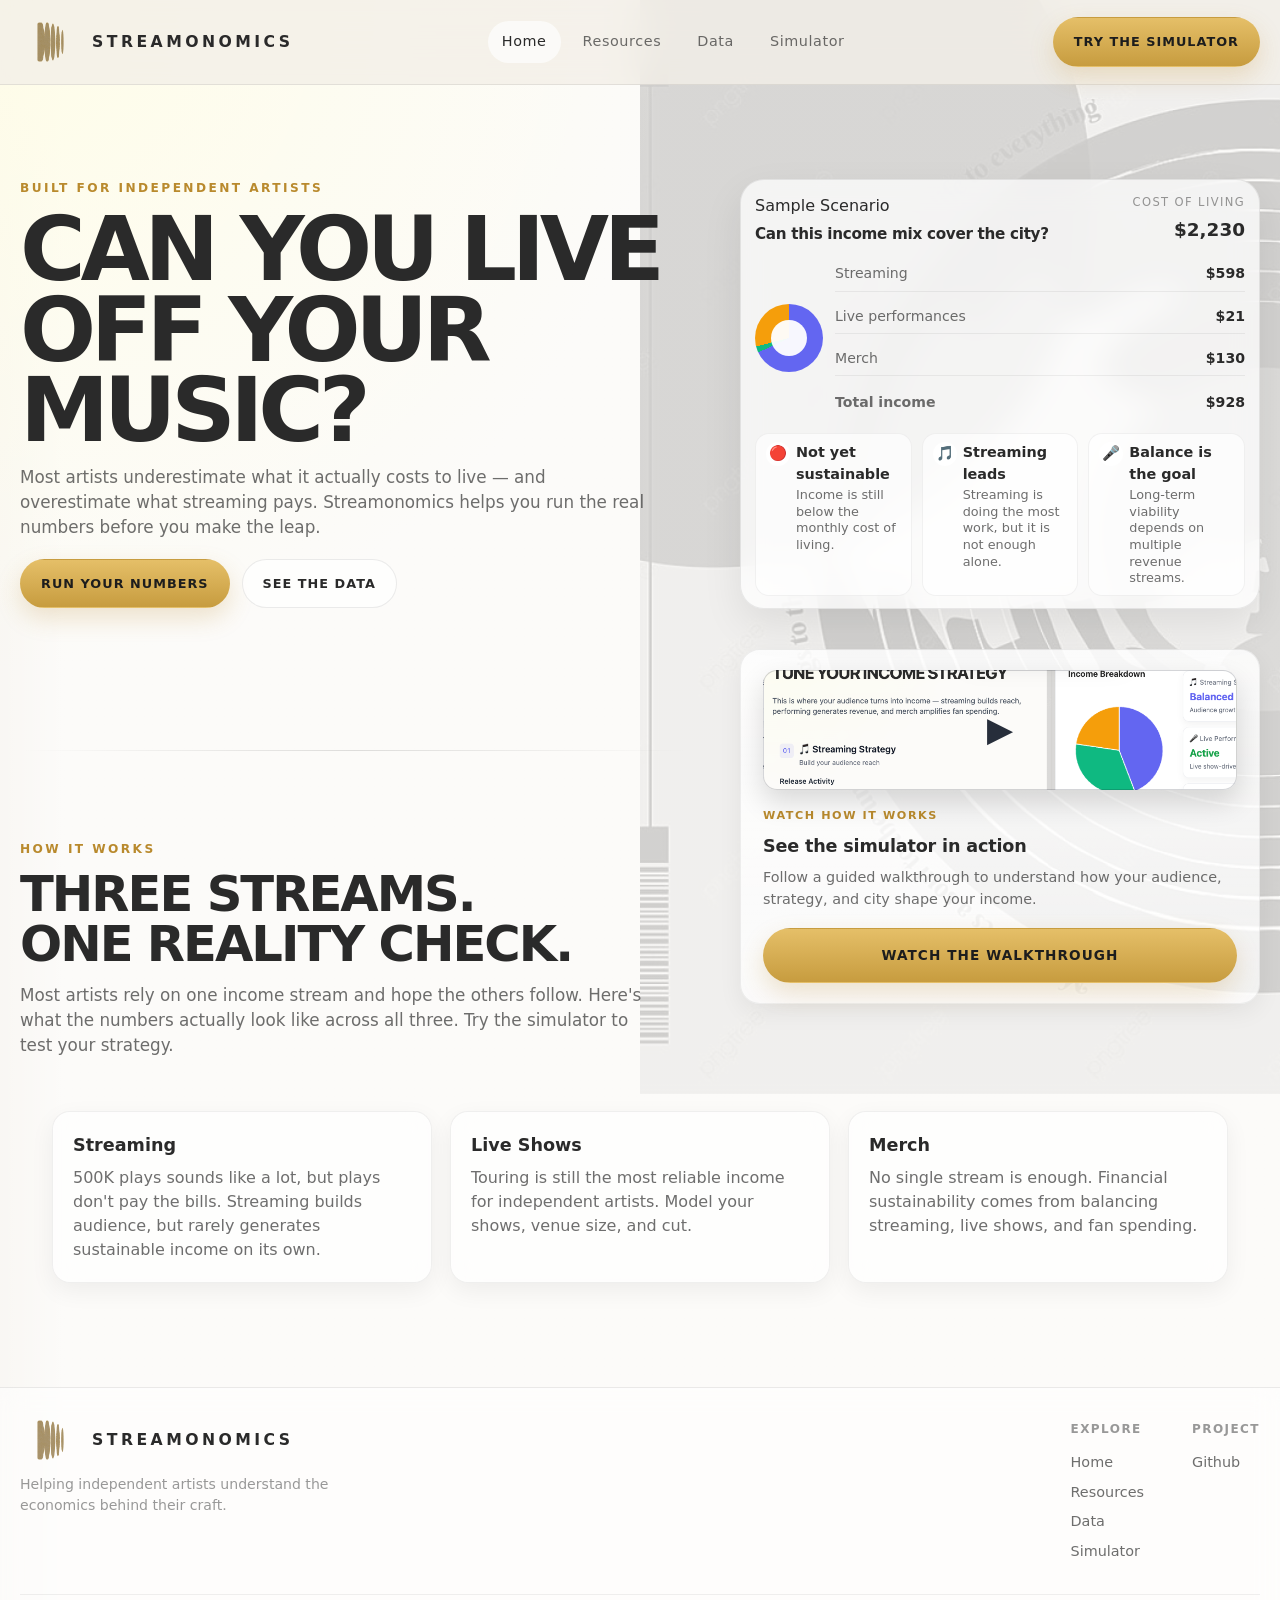
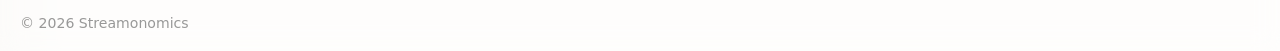
<file: index.html>
<!doctype html>
<html lang="en">
<head>
  <meta charset="utf-8" />
  <meta name="viewport" content="width=device-width, initial-scale=1" />
  <title>STREAMONOMICS | Home</title>
  <link rel="stylesheet" href="css/styles.css" />
</head>
<body class="home">
  <header class="topbar">
    <div class="container topbar-inner">
      <a class="brand" href="index.html">
        <span class="brand-mark"></span>
        <span>STREAMONOMICS</span>
      </a>

      <nav class="nav" aria-label="Primary">
        <a class="active" href="index.html">Home</a>
        <a href="resources.html">Resources</a>
        <a href="data.html">Data</a>
        <a href="simulator.html">Simulator</a>
      </nav>

      <a class="btn btn-primary" href="simulator.html">Try the Simulator</a>
    </div>
  </header>

  <main>

    <!-- HERO -->
    <section class="hero">
      <div class="container hero-grid">
        <div>
          <div class="kicker">Built for independent artists</div>
          <h1 class="h1">Can you live off your music?</h1>
          <p class="lead">
            Most artists underestimate what it actually costs to live — and overestimate what streaming pays. Streamonomics helps you run the real numbers before you make the leap.
          </p>

          <div class="hero-actions">
            <a class="btn btn-primary" href="simulator.html">Run Your Numbers</a>
            <a class="btn btn-secondary" href="data.html">See the Data</a>
          </div>
        </div>

        <aside class="hero-panel">
          <div class="card card-pad scenario-snapshot">
  <div class="snapshot-top">
    <div>
      <div class="pill">Sample Scenario</div>
      <h4 class="snapshot-title">Can this income mix cover the city?</h4>
    </div>

    <div class="snapshot-metric">
      <span class="snapshot-label">Cost of living</span>
      <strong>$2,230</strong>
    </div>
  </div>

  <div class="snapshot-body">
    <div class="snapshot-chart">
      <div class="snapshot-donut"></div>
    </div>

    <div class="snapshot-breakdown">
      <div class="snapshot-row">
        <span>Streaming</span>
        <strong>$598</strong>
      </div>
      <div class="snapshot-row">
        <span>Live performances</span>
        <strong>$21</strong>
      </div>
      <div class="snapshot-row">
        <span>Merch</span>
        <strong>$130</strong>
      </div>
      <div class="snapshot-row total">
        <span>Total income</span>
        <strong>$928</strong>
      </div>
    </div>
  </div>

  <div class="snapshot-insights">
    <div class="snapshot-insight">
      <span class="snapshot-icon">🔴</span>
      <div>
        <strong>Not yet sustainable</strong>
        <p>Income is still below the monthly cost of living.</p>
      </div>
    </div>

    <div class="snapshot-insight">
      <span class="snapshot-icon">🎵</span>
      <div>
        <strong>Streaming leads</strong>
        <p>Streaming is doing the most work, but it is not enough alone.</p>
      </div>
    </div>

    <div class="snapshot-insight">
      <span class="snapshot-icon">🎤</span>
      <div>
        <strong>Balance is the goal</strong>
        <p>Long-term viability depends on multiple revenue streams.</p>
      </div>
    </div>
  </div>
</div>

          <div class="cta-video">
  <div class="cta-video-content">

    <a href="https://www.youtube.com/watch?v=iViM5xppddc"
       target="_blank"
       rel="noopener noreferrer"
       class="cta-video-link">
      <div class="cta-video-thumb"
           style="background-image: url('assets/walkthru_thumb.png');">
      </div>
    </a>

    <div class="cta-kicker">Watch how it works</div>

    <h4 class="cta-title">See the simulator in action</h4>

    <p class="cta-desc">
      Follow a guided walkthrough to understand how your audience, strategy, and city shape your income.
    </p>

    <a href="https://www.youtube.com/watch?v=iViM5xppddc"
       class="btn btn-primary btn-lg"
       target="_blank"
       rel="noopener noreferrer">
      Watch the walkthrough 
    </a>

  </div>
</div>
        </aside>
      </div>
    </section>

    <!-- HOW IT WORKS HEADER -->
    <section class="hero">
      <div class="hero-grid compact">
        <div>
          <div class="kicker">How it works</div>
          <h2 class="h2">Three streams.<br> One reality check.</h2>
          <p class="lead">
            Most artists rely on one income stream and hope the others follow. Here's what the numbers actually look like across all three. Try the simulator to test your strategy.
          </p>
        </div>
        <div class="hero-panel"></div>
      </div>
    </section>

    <!-- THREE CARDS -->
    <section class="section">
      <div class="container">
        <div class="grid-3">
          <article class="card page-card">
            <h3>Streaming</h3>
            <p>500K plays sounds like a lot, but plays don't pay the bills. Streaming builds audience, but rarely generates sustainable income on its own.</p>
          </article>
          <article class="card page-card">
            <h3>Live Shows</h3>
            <p>Touring is still the most reliable income for independent artists. Model your shows, venue size, and cut.</p>
          </article>
          <article class="card page-card">
            <h3>Merch</h3>
            <p>No single stream is enough. Financial sustainability comes from balancing streaming, live shows, and fan spending.</p>
          </article>
        </div>
      </div>
    </section>

  </main>

  <footer class="footer">
    <div class="container">
      <div class="footer-inner">

  <div class="footer-left">
    <div class="brand">
      <span class="brand-mark"></span>
      <span>Streamonomics</span>
    </div>
    <p class="mini">
      Helping independent artists understand the economics behind their craft.
    </p>
  </div>

  <div class="footer-links">
    <div class="footer-col">
      <strong>Explore</strong>
      <a href="index.html">Home</a>
      <a href="resources.html">Resources</a>
      <a href="data.html">Data</a>
      <a href="simulator.html">Simulator</a>
    </div>

    <div class="footer-col">
      <strong>Project</strong>
      <a href="https://github.com/mdelamaz/group1_idsn" target="_blank">Github</a>
    </div>
  </div>

</div>

<div class="footer-bottom">
  <span class="mini">© 2026 Streamonomics</span>
</div>
    </div>
  </footer>
</body>
</html>
</file>
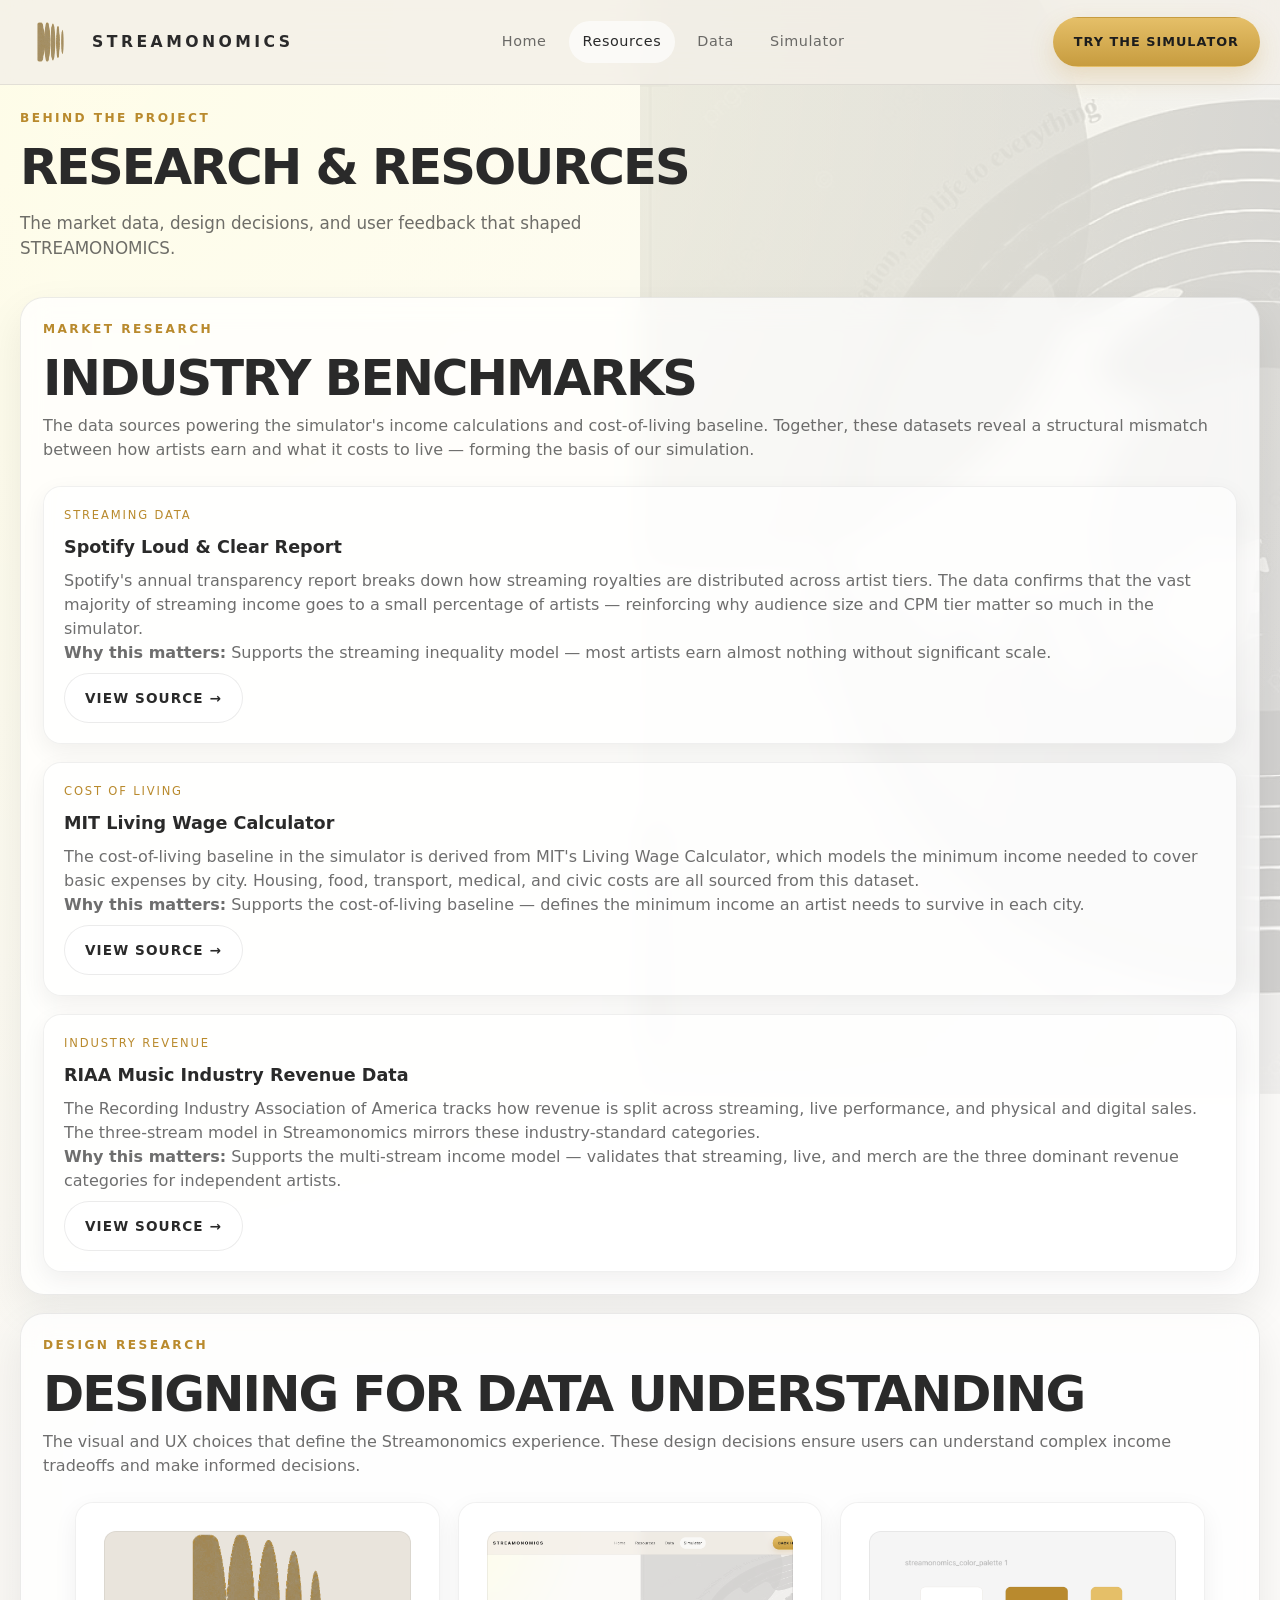
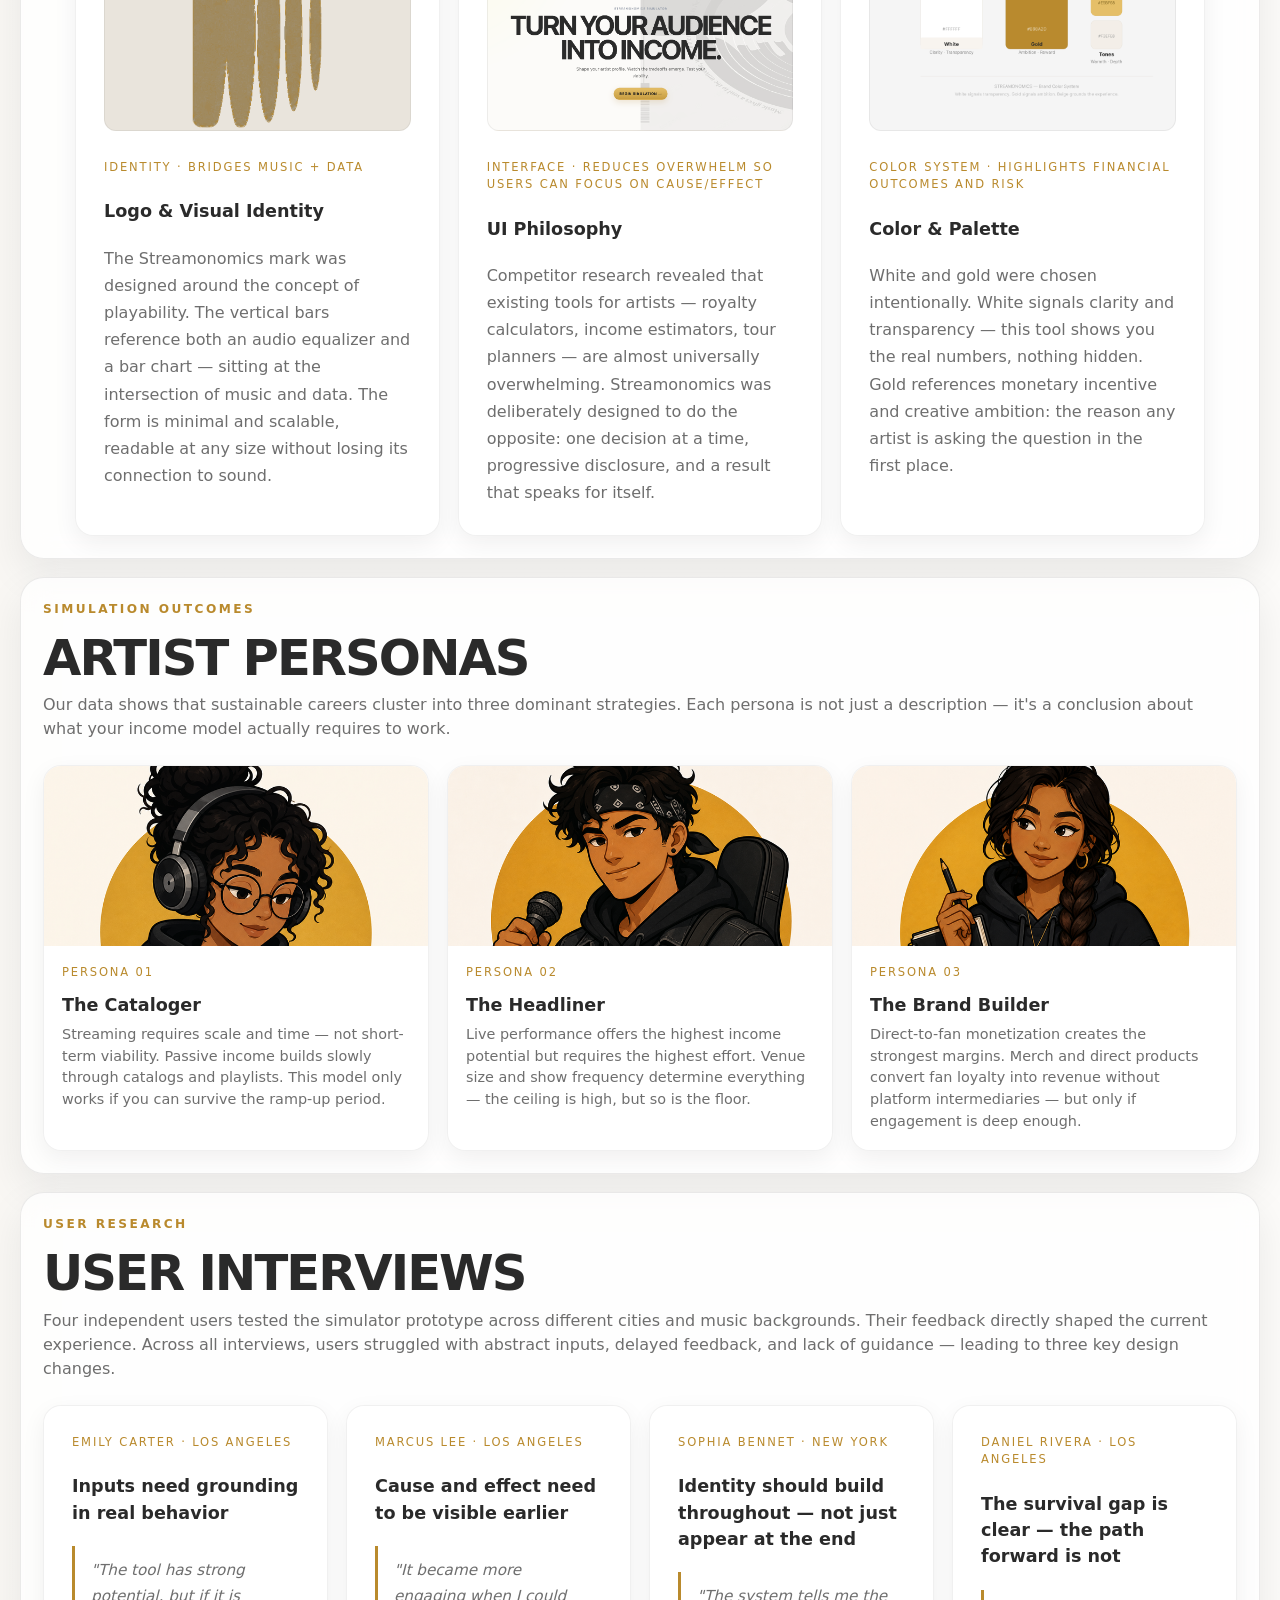
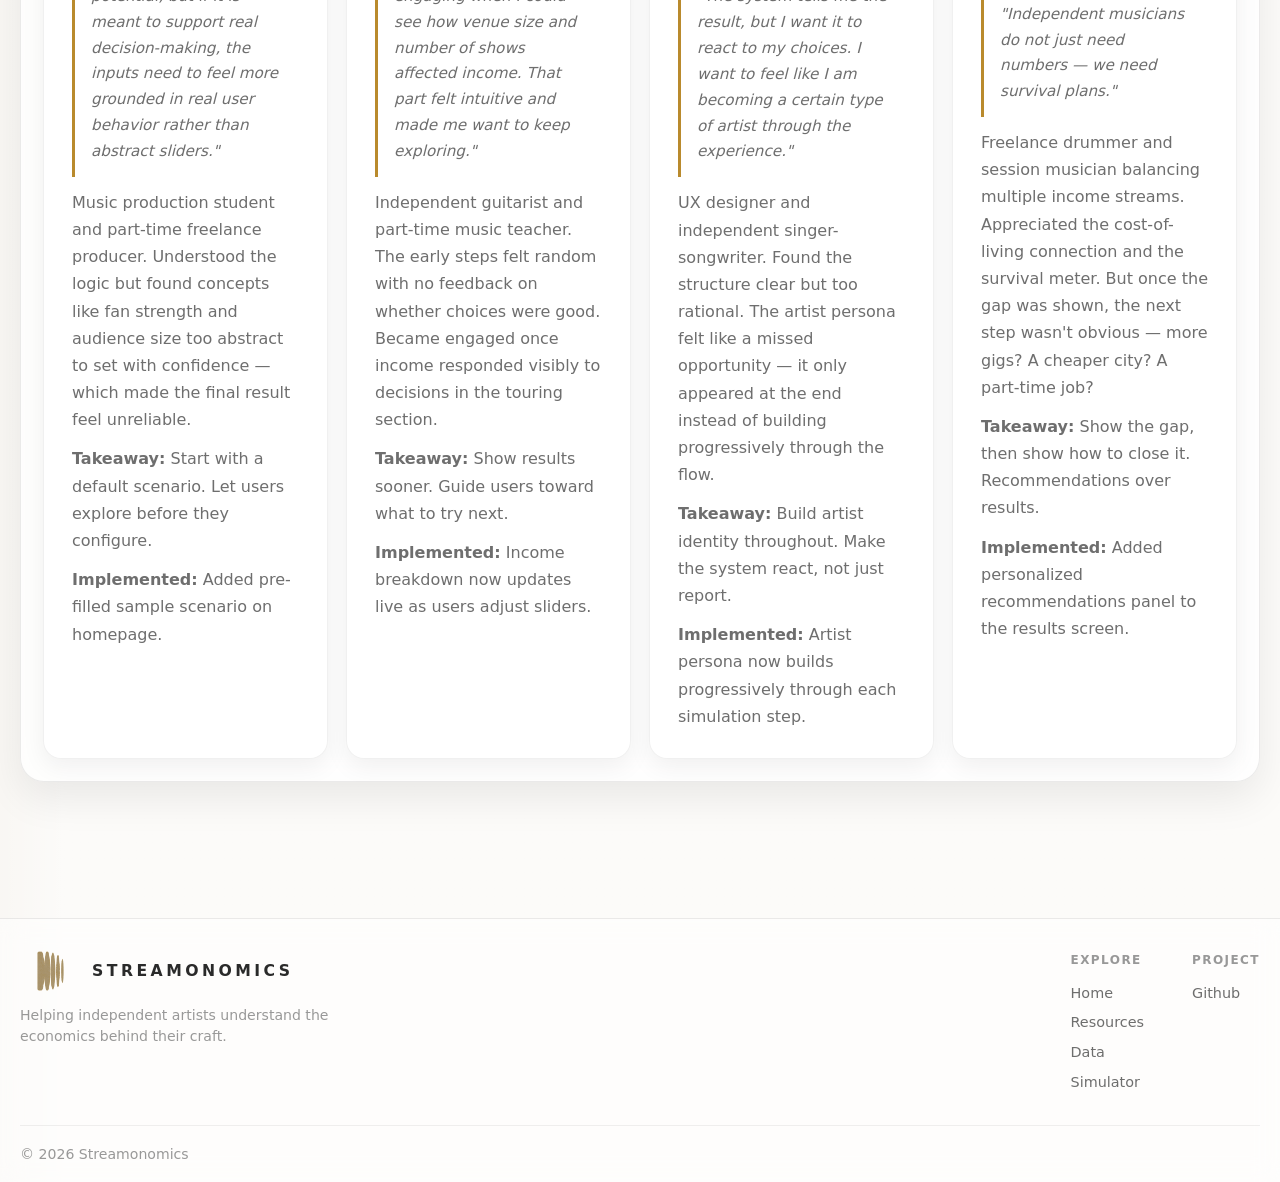
<file: resources.html>
<!doctype html>
<html lang="en">
<head>
  <meta charset="utf-8" />
  <meta name="viewport" content="width=device-width, initial-scale=1" />
  <title>STREAMONOMICS | Resources</title>
  <link rel="stylesheet" href="css/styles.css" />
  <style>
    .design-image {
      width: 100%;
      height: 200px;
      border-radius: 12px;
      margin-bottom: 16px;
      background-size: cover;
      background-position: center;
      border: 1px solid rgba(0,0,0,0.06);
    }

    .persona-grid {
      display: grid;
      grid-template-columns: repeat(3, 1fr);
      gap: 18px;
      margin-top: 8px;
    }

    .persona-card {
      background: rgba(255,255,255,0.64);
      border: 1px solid rgba(0,0,0,0.06);
      border-radius: 18px;
      box-shadow: 0 8px 24px rgba(0,0,0,0.06);
      overflow: hidden;
    }

    .persona-image {
      width: 100%;
      height: 180px;
      background-size: cover;
      background-position: center -30px;
      background-color: var(--bg-soft);
    }

    .persona-body {
      padding: 18px;
    }

    .persona-body h3 {
      margin: 0 0 6px;
      font-size: 1.1rem;
      font-weight: 700;
    }

    .persona-body p {
      margin: 0;
      font-size: 0.9rem;
      color: var(--muted);
      line-height: 1.5;
    }

    .quote {
      font-style: italic;
      font-size: 0.95rem;
      color: var(--muted);
      border-left: 3px solid var(--gold);
      padding: 12px 16px;
      margin: 8px 0 16px;
      line-height: 1.6;
    }

    .interview-item {
      padding: 28px;
      display: flex;
      flex-direction: column;
      gap: 12px;
    }

    .interview-item p {
      line-height: 1.7;
    }

    .grid-4 {
      display: grid;
      grid-template-columns: repeat(4, 1fr);
      gap: 18px;
    }

    @media (max-width: 1100px) {
      .grid-4 { grid-template-columns: repeat(2, 1fr); }
    }

    @media (max-width: 900px) {
      .persona-grid { grid-template-columns: 1fr; }
      .grid-4 { grid-template-columns: 1fr; }
    }
  </style>
</head>
<body>
  <header class="topbar">
    <div class="container topbar-inner">
      <a class="brand" href="index.html"><span class="brand-mark"></span><span>STREAMONOMICS</span></a>
      <nav class="nav" aria-label="Primary">
        <a href="index.html">Home</a>
        <a class="active" href="resources.html">Resources</a>
        <a href="data.html">Data</a>
        <a href="simulator.html">Simulator</a>
      </nav>
      <a class="btn btn-primary" href="simulator.html">Try the Simulator</a>
    </div>
  </header>

  <main>

    <!-- TITLE SPLIT -->
    <section class="hero">
      <div class="hero-grid compact">
        <div>
          <div class="kicker">Behind the project</div>
          <h1 class="h2">Research &amp; Resources</h1>
          <p class="lead">The market data, design decisions, and user feedback that shaped STREAMONOMICS.</p>
        </div>
        <div class="hero-panel"></div>
      </div>
    </section>

    <section class="section">
      <div class="container">
        <div class="stack">

          <!-- ============================================================
               MARKET RESEARCH
               ============================================================ -->
          <section class="card card-pad">
            <div class="kicker">Market Research</div>
            <h2 class="h2">Industry Benchmarks</h2>
            <p class="note" style="margin-bottom:24px;">The data sources powering the simulator's income calculations and cost-of-living baseline. Together, these datasets reveal a structural mismatch between how artists earn and what it costs to live — forming the basis of our simulation.</p>

            <div class="stack">
              <article class="resource-item">
                <div class="resource-meta">Streaming Data</div>
                <h3>Spotify Loud &amp; Clear Report</h3>
                <p>Spotify's annual transparency report breaks down how streaming royalties are distributed across artist tiers. The data confirms that the vast majority of streaming income goes to a small percentage of artists — reinforcing why audience size and CPM tier matter so much in the simulator.</p>
                <p><strong>Why this matters:</strong> Supports the streaming inequality model — most artists earn almost nothing without significant scale.</p>
                <a href="https://loudandclear.byspotify.com" target="_blank" class="btn btn-secondary" style="display:inline-block;margin-top:8px;font-size:0.85rem;">View Source →</a>
              </article>

              <article class="resource-item">
                <div class="resource-meta">Cost of Living</div>
                <h3>MIT Living Wage Calculator</h3>
                <p>The cost-of-living baseline in the simulator is derived from MIT's Living Wage Calculator, which models the minimum income needed to cover basic expenses by city. Housing, food, transport, medical, and civic costs are all sourced from this dataset.</p>
                <p><strong>Why this matters:</strong> Supports the cost-of-living baseline — defines the minimum income an artist needs to survive in each city.</p>
                <a href="https://livingwage.mit.edu" target="_blank" class="btn btn-secondary" style="display:inline-block;margin-top:8px;font-size:0.85rem;">View Source →</a>
              </article>

              <article class="resource-item">
                <div class="resource-meta">Industry Revenue</div>
                <h3>RIAA Music Industry Revenue Data</h3>
                <p>The Recording Industry Association of America tracks how revenue is split across streaming, live performance, and physical and digital sales. The three-stream model in Streamonomics mirrors these industry-standard categories.</p>
                <p><strong>Why this matters:</strong> Supports the multi-stream income model — validates that streaming, live, and merch are the three dominant revenue categories for independent artists.</p>
                <a href="https://www.riaa.com/u-s-sales-database/" target="_blank" class="btn btn-secondary" style="display:inline-block;margin-top:8px;font-size:0.85rem;">View Source →</a>
              </article>
            </div>
          </section>

          <!-- ============================================================
               DESIGN RESEARCH
               ============================================================ -->
          <section class="card card-pad">
            <div class="kicker">Design Research</div>
            <h2 class="h2">Designing for Data Understanding</h2>
            <p class="note" style="margin-bottom:24px;">The visual and UX choices that define the Streamonomics experience. These design decisions ensure users can understand complex income tradeoffs and make informed decisions.</p>

            <div class="grid-3">
              <article class="interview-item">
                <div class="design-image" style="background-image: url('assets/streamonomics-logo-clean.png'); background-size: contain; background-repeat: no-repeat; background-color: var(--bg-soft);"></div>
                <div class="interview-meta">Identity · Bridges music + data</div>
                <h3>Logo &amp; Visual Identity</h3>
                <p>The Streamonomics mark was designed around the concept of playability. The vertical bars reference both an audio equalizer and a bar chart — sitting at the intersection of music and data. The form is minimal and scalable, readable at any size without losing its connection to sound.</p>
              </article>

              <article class="interview-item">
                <div class="design-image" style="background-image: url('assets/design-ui.png');"></div>
                <div class="interview-meta">Interface · Reduces overwhelm so users can focus on cause/effect</div>
                <h3>UI Philosophy</h3>
                <p>Competitor research revealed that existing tools for artists — royalty calculators, income estimators, tour planners — are almost universally overwhelming. Streamonomics was deliberately designed to do the opposite: one decision at a time, progressive disclosure, and a result that speaks for itself.</p>
              </article>

              <article class="interview-item">
                <div class="design-image" style="background-image: url('assets/design-colors.png');"></div>
                <div class="interview-meta">Color System · Highlights financial outcomes and risk</div>
                <h3>Color &amp; Palette</h3> 
                <p>White and gold were chosen intentionally. White signals clarity and transparency — this tool shows you the real numbers, nothing hidden. Gold references monetary incentive and creative ambition: the reason any artist is asking the question in the first place.</p>
              </article>
            </div>
          </section>

          <!-- ============================================================
               ARTIST PERSONAS
               ============================================================ -->
          <section class="card card-pad">
            <div class="kicker">Simulation Outcomes</div>
            <h2 class="h2">Artist Personas</h2>
            <p class="note" style="margin-bottom:24px;">Our data shows that sustainable careers cluster into three dominant strategies. Each persona is not just a description — it's a conclusion about what your income model actually requires to work.</p>

            <div class="persona-grid">
              <div class="persona-card">
                <div class="persona-image" style="background-image: url('assets/persona-cataloger.png');"></div>
                <div class="persona-body">
                  <div class="resource-meta">Persona 01</div>
                  <h3>The Cataloger</h3>
                  <p>Streaming requires scale and time — not short-term viability. Passive income builds slowly through catalogs and playlists. This model only works if you can survive the ramp-up period.</p>
                </div>
              </div>

              <div class="persona-card">
                <div class="persona-image" style="background-image: url('assets/persona-showman.png');"></div>
                <div class="persona-body">
                  <div class="resource-meta">Persona 02</div>

                  <h3>The Headliner</h3>
                  <p>Live performance offers the highest income potential but requires the highest effort. Venue size and show frequency determine everything — the ceiling is high, but so is the floor.</p>


                </div>
              </div>

              <div class="persona-card">
                <div class="persona-image" style="background-image: url('assets/persona-brand.png');"></div>
                <div class="persona-body">
                  <div class="resource-meta">Persona 03</div>
                  <h3>The Brand Builder</h3>
                  <p>Direct-to-fan monetization creates the strongest margins. Merch and direct products convert fan loyalty into revenue without platform intermediaries — but only if engagement is deep enough.</p>

                </div>
              </div>
            </div>
          </section>

          <!-- ============================================================
               USER RESEARCH
               ============================================================ -->
          <section class="card card-pad">
            <div class="kicker">User Research</div>
            <h2 class="h2">User Interviews</h2>
            <p class="note" style="margin-bottom:24px;">Four independent users tested the simulator prototype across different cities and music backgrounds. Their feedback directly shaped the current experience. Across all interviews, users struggled with abstract inputs, delayed feedback, and lack of guidance — leading to three key design changes.</p>


            <div class="grid-4">

              <article class="interview-item">
                <div class="interview-meta">Emily Carter · Los Angeles</div>
                <h3>Inputs need grounding in real behavior</h3>
                <p class="quote">"The tool has strong potential, but if it is meant to support real decision-making, the inputs need to feel more grounded in real user behavior rather than abstract sliders."</p>
                <p>Music production student and part-time freelance producer. Understood the logic but found concepts like fan strength and audience size too abstract to set with confidence — which made the final result feel unreliable.</p>
                <p><strong>Takeaway:</strong> Start with a default scenario. Let users explore before they configure.</p>
                <p><strong> Implemented:</strong> Added pre-filled sample scenario on homepage.</p>
              </article>

              <article class="interview-item">
                <div class="interview-meta">Marcus Lee · Los Angeles</div>
                <h3>Cause and effect need to be visible earlier</h3>
                <p class="quote">"It became more engaging when I could see how venue size and number of shows affected income. That part felt intuitive and made me want to keep exploring."</p>
                <p>Independent guitarist and part-time music teacher. The early steps felt random with no feedback on whether choices were good. Became engaged once income responded visibly to decisions in the touring section.</p>
                <p><strong>Takeaway:</strong> Show results sooner. Guide users toward what to try next.</p>
                <p><strong> Implemented:</strong> Income breakdown now updates live as users adjust sliders.</p>
              </article>

              <article class="interview-item">
                <div class="interview-meta">Sophia Bennet · New York</div>
                <h3>Identity should build throughout — not just appear at the end</h3>
                <p class="quote">"The system tells me the result, but I want it to react to my choices. I want to feel like I am becoming a certain type of artist through the experience."</p>
                <p>UX designer and independent singer-songwriter. Found the structure clear but too rational. The artist persona felt like a missed opportunity — it only appeared at the end instead of building progressively through the flow.</p>
                <p><strong>Takeaway:</strong> Build artist identity throughout. Make the system react, not just report.</p>
                <p><strong> Implemented:</strong> Artist persona now builds progressively through each simulation step.</p>
              </article>

              <article class="interview-item">
                <div class="interview-meta">Daniel Rivera · Los Angeles</div>
                <h3>The survival gap is clear — the path forward is not</h3>
                <p class="quote">"Independent musicians do not just need numbers — we need survival plans."</p>
                <p>Freelance drummer and session musician balancing multiple income streams. Appreciated the cost-of-living connection and the survival meter. But once the gap was shown, the next step wasn't obvious — more gigs? A cheaper city? A part-time job?</p>
                <p><strong>Takeaway:</strong> Show the gap, then show how to close it. Recommendations over results.</p>
                <p><strong> Implemented:</strong> Added personalized recommendations panel to the results screen.</p>
              </article>

            </div>
          </section>

        </div>
      </div>
    </section>

  </main>

 <footer class="footer">
    <div class="container">
      <div class="footer-inner">

  <div class="footer-left">
    <div class="brand">
      <span class="brand-mark"></span>
      <span>Streamonomics</span>
    </div>
    <p class="mini">
      Helping independent artists understand the economics behind their craft.
    </p>
  </div>

  <div class="footer-links">
    <div class="footer-col">
      <strong>Explore</strong>
      <a href="index.html">Home</a>
      <a href="resources.html">Resources</a>
      <a href="data.html">Data</a>
      <a href="simulator.html">Simulator</a>
    </div>

    <div class="footer-col">
      <strong>Project</strong>
      <a href="https://github.com/mdelamaz/group1_idsn" target="_blank">Github</a>
    </div>
  </div>

</div>

<div class="footer-bottom">
  <span class="mini">© 2026 Streamonomics</span>
</div>
    </div>
  </footer>
</body>
</html>
</file>
<file: css/styles.css>
:root {
  --bg: #f3efe8;
  --bg-soft: #e9e4dc;
  --panel: rgba(255, 255, 255, 0.72);
  --panel-strong: rgba(255, 255, 255, 0.9);
  --border: rgba(0, 0, 0, 0.08);
  --text: #2a2a2a;
  --muted: rgba(42, 42, 42, 0.68);
  --muted-2: rgba(42, 42, 42, 0.48);
  --gold: #b98a2d;
  --gold-2: #d2a64a;
  --shadow: 0 16px 40px rgba(0, 0, 0, 0.08);
  --shadow-soft: 0 8px 24px rgba(0, 0, 0, 0.06);
  --radius: 24px;
  --radius-sm: 18px;
  --max: 1240px;
}

* {
  box-sizing: border-box;
}

html {
  scroll-behavior: smooth;
}

body {
  margin: 0;
  font-family: Inter, ui-sans-serif, system-ui, -apple-system, BlinkMacSystemFont, "Segoe UI", sans-serif;
  background:
    radial-gradient(circle at top left, rgba(255, 253, 231, 0.95), transparent 32%),
    linear-gradient(90deg, rgba(255,255,255,0.5) 0 0%, rgba(255,255,255,0.75) 5% 100%),
    url('../assets/bg-texture.png');
  background-size: auto, auto, 50% auto;
  background-position: top left, center, right top;
  background-repeat: no-repeat, no-repeat, no-repeat;
  background-blend-mode: normal, normal, luminosity;
  background-color: #f3efe8;
  color: var(--text);
  line-height: 1.5;
}

a {
  color: inherit;
  text-decoration: none;
}

.container {
  width: min(100% - 32px, var(--max));
  margin-inline: auto;
}

.topbar {
  position: sticky;
  top: 0;
  z-index: 50;
  backdrop-filter: blur(18px);
  background: rgba(243, 239, 232, 0.8);
  border-bottom: 1px solid rgba(0, 0, 0, 0.08);
}

.topbar-inner {
  display: flex;
  align-items: center;
  justify-content: space-between;
  gap: 16px;
  min-height: 84px;
}

.brand {
  display: flex;
  align-items: center;
  gap: 12px;
  font-weight: 800;
  letter-spacing: 0.22em;
  text-transform: uppercase;
  font-size: 0.98rem;
}

.brand-mark {
  width: 60px;
  height: 40px;
  display: inline-block;
  flex-shrink: 0;
  background-image: url("../assets/streamonomics-logo-clean.png");
  background-repeat: no-repeat;
  background-position: center;
  background-size: contain;
}

.nav {
  display: flex;
  align-items: center;
  gap: 8px;
  flex-wrap: wrap;
}

.nav a {
  padding: 10px 14px;
  border-radius: 999px;
  color: var(--muted);
  font-size: 0.9rem;
  letter-spacing: 0.04em;
  transition: 0.2s ease;
}

.nav a:hover,
.nav a.active {
  color: var(--text);
  background: rgba(255, 255, 255, 0.65);
}

.btn {
  display: inline-flex;
  align-items: center;
  justify-content: center;
  gap: 10px;
  padding: 14px 20px;
  border-radius: 999px;
  border: 1px solid transparent;
  font-weight: 700;
  letter-spacing: 0.08em;
  text-transform: uppercase;
  font-size: 0.8rem;
  transition: 0.2s ease;
  cursor: pointer;
}

.btn-primary {
  background: linear-gradient(180deg, #e5bf68, #c79c3f);
  color: #1d1d1d;
  box-shadow: 0 10px 24px rgba(185, 138, 45, 0.22);
}

.btn-primary:hover {
  transform: translateY(-1px);
}

.btn-secondary {
  background: rgba(255, 255, 255, 0.7);
  border-color: rgba(0, 0, 0, 0.08);
  color: var(--text);
}

.hero {
  padding: 28px 0 20px;
}

.hero-grid {
  width: min(100% - 32px, var(--max));
  margin-inline: auto;
  display: grid;
  grid-template-columns: 1.1fr 0.9fr;
  gap: 24px;
  align-items: start;
}

.hero-grid.compact {
  width: min(1100px, calc(100% - 32px));
  margin: 0 auto;
  padding: 0;
}

.hero-panel {
  width: min(100%, 520px);
  justify-self: end;
  display: flex;
  flex-direction: column;
  gap: 16px;
  transform: translateY(12px);
}

.kicker {
  color: var(--gold);
  text-transform: uppercase;
  letter-spacing: 0.2em;
  font-size: 0.76rem;
  font-weight: 700;
  margin-bottom: 16px;
}

.h1 {
  margin: 0;
  font-size: clamp(3rem, 7vw, 6.3rem);
  line-height: 0.9;
  letter-spacing: -0.06em;
  text-transform: uppercase;
}

.h2 {
  margin: 0 0 10px;
  font-size: clamp(2rem, 4vw, 3.1rem);
  line-height: 1;
  letter-spacing: -0.04em;
  text-transform: uppercase;
}

.lead {
  max-width: 60ch;
  color: var(--muted);
  font-size: 1.05rem;
  margin: 18px 0 0;
}

.hero-actions {
  display: flex;
  gap: 12px;
  flex-wrap: wrap;
  margin-top: 26px;
}

.card {
  background: var(--panel);
  border: 1px solid rgba(0, 0, 0, 0.08);
  border-radius: var(--radius);
  box-shadow: var(--shadow);
  backdrop-filter: blur(14px);
}

.card-pad {
  padding: 22px;
}


.expense-list {
  display: grid;
  gap: 10px;
  margin-top: 16px;
}

.expense-row {
  display: flex;
  justify-content: space-between;
  align-items: center;
  padding: 10px 0;
  border-bottom: 1px solid rgba(0, 0, 0, 0.06);
  color: var(--text);
}

.expense-row span {
  color: var(--muted);
}

.expense-row strong {
  font-size: 1rem;
}

.expense-total {
  display: flex;
  justify-content: space-between;
  align-items: center;
  margin-top: 14px;
  padding-top: 14px;
  border-top: 1px solid rgba(0, 0, 0, 0.08);
}

.expense-total span {
  color: var(--muted);
  text-transform: uppercase;
  letter-spacing: 0.12em;
  font-size: 0.76rem;
}

.expense-total strong {
  font-size: 1.2rem;
}

.meter-labels {
  display: flex;
  justify-content: space-between;
  margin-top: 16px;
  margin-bottom: 10px;
  color: var(--muted);
  font-size: 0.85rem;
  text-transform: uppercase;
  letter-spacing: 0.12em;
}

.meter {
  position: relative;
  height: 16px;
  border-radius: 999px;
  background: rgba(0, 0, 0, 0.08);
  overflow: hidden;
  border: 1px solid rgba(0, 0, 0, 0.06);
}

.meter-income,
.meter-expenses {
  position: absolute;
  top: 0;
  bottom: 0;
  border-radius: 999px;
}

.meter-income {
  left: 0;
  width: 74%;
  background: linear-gradient(180deg, #e5bf68, #c79c3f);
}

.meter-expenses {
  left: 0;
  width: 100%;
  background: transparent;
  box-shadow: inset 0 0 0 1px rgba(0, 0, 0, 0.08);
}

.result-line {
  margin-top: 14px;
  padding-top: 14px;
  border-top: 1px solid rgba(0, 0, 0, 0.08);
  font-size: 0.95rem;
  color: var(--muted);
}

.result-line strong {
  color: var(--text);
}


.stat-grid {
  display: grid;
  grid-template-columns: repeat(2, minmax(0, 1fr));
  gap: 14px;
}

.stat {
  padding: 18px;
  border-radius: var(--radius-sm);
  background: rgba(255, 255, 255, 0.62);
  border: 1px solid rgba(0, 0, 0, 0.06);
  box-shadow: var(--shadow-soft);
}

.stat label {
  display: block;
  color: var(--muted-2);
  font-size: 0.75rem;
  letter-spacing: 0.18em;
  text-transform: uppercase;
  margin-bottom: 10px;
}

.stat strong {
  font-size: 1.18rem;
}

.section {
  padding: 24px 0 72px;
}

.section-head {
  display: flex;
  justify-content: space-between;
  align-items: end;
  gap: 20px;
  margin-bottom: 18px;
}

.section-head p {
  margin: 0;
  color: var(--muted);
  max-width: 70ch;
}

.section + .section {
  margin-top: 48px;
  padding-top: 32px;
  border-top: 1px solid rgba(0, 0, 0, 0.06);
}

.grid-3 {
  display: grid;
  grid-template-columns: repeat(3, minmax(0, 1fr));
  gap: 18px;
}

.grid-2 {
  display: grid;
  grid-template-columns: repeat(2, minmax(0, 1fr));
  gap: 18px;
}

.stack {
  display: grid;
  gap: 18px;
}

.page-card,
.resource-item,
.interview-item {
  padding: 20px;
  border-radius: var(--radius-sm);
  background: rgba(255, 255, 255, 0.64);
  border: 1px solid rgba(0, 0, 0, 0.06);
  box-shadow: var(--shadow-soft);
}

.page-card h3,
.resource-item h3,
.interview-item h3 {
  margin: 0 0 8px;
  font-size: 1.1rem;
}

.page-card p,
.resource-item p,
.interview-item p,
.note {
  margin: 0;
  color: var(--muted);
}

.resource-meta,
.interview-meta {
  color: var(--gold);
  text-transform: uppercase;
  letter-spacing: 0.16em;
  font-size: 0.72rem;
  margin-bottom: 10px;
}


.design-image {
  width: 100%;
  height: 150px;
  border-radius: 14px;
  margin-bottom: 14px;

  background:
    radial-gradient(circle at 30% 30%, rgba(185,138,45,0.15), transparent 40%),
    linear-gradient(180deg, rgba(255,255,255,0.6), rgba(0,0,0,0.03));

  border: 1px solid rgba(0,0,0,0.06);
}


.table-wrap {
  overflow-x: auto;
  border-radius: var(--radius);
  border: 1px solid rgba(0, 0, 0, 0.08);
  background: rgba(255, 255, 255, 0.66);
  box-shadow: var(--shadow-soft);
}

table {
  width: 100%;
  border-collapse: collapse;
  min-width: 760px;
}

th, td {
  padding: 16px 18px;
  text-align: left;
  border-bottom: 1px solid rgba(0, 0, 0, 0.06);
  vertical-align: top;
}

th {
  color: var(--gold);
  text-transform: uppercase;
  letter-spacing: 0.14em;
  font-size: 0.75rem;
  background: rgba(255, 255, 255, 0.35);
}

td small {
  display: block;
  margin-top: 6px;
  color: var(--muted);
}

.viz-grid {
  display: grid;
  grid-template-columns: repeat(3, minmax(0, 1fr));
  gap: 16px;
  margin-top: 16px;
}

.viz {
  min-height: 220px;
  padding: 18px;
  border-radius: var(--radius);
  border: 1px solid rgba(0, 0, 0, 0.08);
  background:
    linear-gradient(180deg, rgba(255,255,255,0.7), rgba(255,255,255,0.5));
  box-shadow: var(--shadow-soft);
  display: flex;
  flex-direction: column;
  justify-content: space-between;
}

.viz strong {
  font-size: 1.02rem;
}

.viz span {
  color: var(--muted);
  font-size: 0.94rem;
}

.viz-placeholder {
  flex: 1;
  margin-top: 14px;
  border-radius: 18px;
  background:
    radial-gradient(circle at 25% 75%, rgba(185, 138, 45, 0.18), transparent 18%),
    radial-gradient(circle at 78% 28%, rgba(0, 0, 0, 0.08), transparent 20%),
    linear-gradient(180deg, rgba(255,255,255,0.35), rgba(0,0,0,0.03));
  border: 1px solid rgba(0, 0, 0, 0.06);
}

.simulator-shell {
  min-height: 62vh;
  display: grid;
  place-items: center;
  text-align: center;
  padding: 40px 0;
}

.simulator-viewport {
  width: min(100%, 1100px);
  min-height: 480px;
  border-radius: 34px;
  background:
    radial-gradient(circle at center, rgba(255, 255, 255, 0.7), rgba(255, 255, 255, 0.35)),
    linear-gradient(180deg, rgba(255,255,255,0.72), rgba(255,255,255,0.5));
  border: 1px solid rgba(0, 0, 0, 0.08);
  box-shadow: var(--shadow);
  display: grid;
  place-items: center;
  padding: 32px;
}

.footer {
  margin-top: 64px;
  padding-top: 32px;
  border-top: 1px solid rgba(0,0,0,0.08);
  background: rgba(255,255,255,0.5);
  backdrop-filter: blur(12px);
}

.footer-inner {
  display: flex;
  justify-content: space-between;
  gap: 40px;
  flex-wrap: wrap;
  padding-bottom: 24px;
}

.footer-left {
  max-width: 320px;
}

.footer-links {
  display: flex;
  gap: 48px;
}

.footer-col {
  display: flex;
  flex-direction: column;
  gap: 8px;
}

.footer-col strong {
  font-size: 0.75rem;
  letter-spacing: 0.12em;
  text-transform: uppercase;
  color: var(--muted-2);
  margin-bottom: 6px;
}

.footer-col a {
  font-size: 0.9rem;
  color: var(--muted);
  transition: 0.2s ease;
}

.footer-col a:hover {
  color: var(--text);
}

.footer-bottom {
  border-top: 1px solid rgba(0,0,0,0.06);
  padding: 16px 0;
  margin-top: 8px;
}

.mini {
  font-size: 0.88rem;
  color: var(--muted-2);
}

@media (max-width: 980px) {
  .hero-grid,
  .grid-3,
  .grid-2,
  .viz-grid {
    grid-template-columns: 1fr;
  }

  .section-head {
    flex-direction: column;
    align-items: start;
  }

  .topbar-inner {
    flex-wrap: wrap;
    padding: 14px 0;
  }

  .nav {
    order: 3;
    width: 100%;
  }
}

@media (max-width: 640px) {
  .hero {
    padding-top: 44px;
  }

  .h1 {
    font-size: clamp(2.6rem, 12vw, 4rem);
  }

  .card-pad {
    padding: 18px;
  }

  .stat-grid {
    grid-template-columns: 1fr;
  }

  .simulator-shell {
    padding: 18px 0;
  }
}

@media (max-width: 640px) {
  .card-pad {
    padding: 16px;
  }

  .section {
    padding: 20px 0 48px;
  }

  .table-wrap {
    margin-top: 12px !important;
  }

  table {
    min-width: 0;
    width: 100%;
  }

  th, td {
    padding: 12px 10px;
    font-size: 0.88rem;
  }

  .viz {
    min-height: 180px;
    padding: 14px;
  }
}

@media (max-width: 900px) {
  .grid-3,
  .grid-2,
  .viz-grid {
    grid-template-columns: 1fr;
  }

  .section-head {
    flex-direction: column;
    align-items: flex-start;
  }
}


@media (max-width: 768px) {
  .footer-inner {
    flex-direction: column;
    gap: 24px;
  }

  .footer-links {
    gap: 32px;
  }
}

.section-split {
  display: grid;
  grid-template-columns: 1fr 1fr;
  gap: 0;
}

.section-split > div {
  padding: 60px;
  background: transparent;
}

.section-split > .section-beige {
  background: var(--bg-soft);
}



.grid-3 {
  max-width: var(--max);
  margin-inline: auto;
  padding: 0 32px;
}


section.hero {
  padding: 24px 0 12px !important;
}

section.hero > .hero-grid,
section.hero .hero-grid {
  width: min(100% - 32px, var(--max)) !important;
  margin-inline: auto !important;
  display: grid !important;
  grid-template-columns: 1.1fr 0.9fr !important;
  gap: 24px !important;
  align-items: center !important;
}

section.hero .hero-grid > div {
  padding: 0 !important;
  margin: 0 !important;
}

section.hero .hero-panel {
  padding: 0 !important;
  min-height: 0 !important;
}

.hero-panel {
  transform: translateY(70px);
}

.cta-video {
  margin-top: 24px;
  padding: 20px 22px;
  border-radius: 20px;
  background: linear-gradient(
    180deg,
    rgba(255,255,255,0.85),
    rgba(255,255,255,0.7)
  );
  border: 1px solid rgba(0,0,0,0.06);
  box-shadow: var(--shadow-soft);
}

.cta-video-content {
  display: flex;
  flex-direction: column;
  gap: 8px;
}

.cta-kicker {
  font-size: 0.7rem;
  letter-spacing: 0.14em;
  text-transform: uppercase;
  color: var(--gold);
  font-weight: 700;
}

.cta-title {
  margin: 0;
  font-size: 1.1rem;
  letter-spacing: -0.01em;
}

.cta-desc {
  margin: 0;
  font-size: 0.9rem;
  color: var(--muted);
}

.btn-lg {
  margin-top: 10px;
  padding: 16px 22px;
  font-size: 0.85rem;
}

.cta-video-thumb {
  position: relative;
  border: 1px solid rgba(0,0,0,0.08);
  box-shadow: 0 8px 20px rgba(0,0,0,0.12);

  transition: transform 0.2s ease, box-shadow 0.2s ease;
  height: 120px;
  border-radius: 14px;
  margin-bottom: 10px;
  background:
    linear-gradient(rgba(0,0,0,0.2), rgba(0,0,0,0.2)),
    url('../assets/video-thumb.jpg');
  background-size: cover;
  background-position: center;
  overflow: hidden;
  border: 1px solid rgba(17, 24, 39, 0.18) !important;
  box-shadow: 0 12px 28px rgba(0, 0, 0, 0.14) !important;
}




.cta-video-thumb:hover {
  transform: translateY(-2px);
  box-shadow: 0 14px 28px rgba(0, 0, 0, 0.14);
  filter: contrast(1.08);
}

.cta-video-thumb::after {
  content: '▶';
  position: absolute;
  inset: 0;
  display: grid;
  place-items: center;
  font-size: 34px;
  color: #111827;
  text-shadow: none;
   opacity: 0.9;
}




.scenario-snapshot {
  padding: 14px 14px 12px;
  display: flex;
  flex-direction: column;
  gap: 14px;
  
}

.snapshot-top {
  display: flex;
  justify-content: space-between;
  gap: 16px;
  align-items: center;
}

.snapshot-title {
  margin: 8px 0 0;
  font-size: 0.95rem;
  line-height: 1.15;
  letter-spacing: -0.02em;
}

.snapshot-metric {
  text-align: right;
  flex-shrink: 0;
}

.snapshot-label {
  display: block;
  font-size: 0.72rem;
  text-transform: uppercase;
  letter-spacing: 0.12em;
  color: var(--muted-2);
  margin-bottom: 4px;
}

.snapshot-metric strong {
  font-size: 1.15rem;
}

.snapshot-body {
  display: grid;
  grid-template-columns: 68px 1fr;
  gap: 12px;
  align-items: center;
}

.snapshot-chart {
  display: flex;
  justify-content: center;
  align-items: center;
}

.snapshot-donut {
  width: 68px;
  height: 68px;
  border-radius: 50%;
  background:
    conic-gradient(
      #6366f1 0 68%,
      #10b981 68% 71%,
      #f59e0b 71% 100%
    );
  position: relative;
}

.snapshot-donut::after {
  content: "";
  position: absolute;
  inset: 16px;
  border-radius: 50%;
  background: rgba(255, 255, 255, 0.95);
}

.snapshot-breakdown {
  display: grid;
  gap: 8px;
}

.snapshot-row {
  display: flex;
  justify-content: space-between;
  gap: 12px;
  font-size: 0.88rem;
  padding: 6px 0;
  border-bottom: 1px solid rgba(0,0,0,0.06);
}

.snapshot-row span {
  color: var(--muted);
}

.snapshot-row.total {
  border-bottom: none;
  padding-top: 8px;
  font-weight: 700;
}

.snapshot-insights {
  display: grid;
  grid-template-columns: repeat(3, minmax(0, 1fr));
  gap: 10px;
}

.snapshot-insight {
  display: grid;
  grid-template-columns: 20px 1fr;
  gap: 10px;
  align-items: start;
  padding: 8px 10px;
  border-radius: 14px;
  background: rgba(255,255,255,0.65);
  border: 1px solid rgba(0,0,0,0.05);
}

.snapshot-icon {
  width: 24px;
  height: 24px;
  display: grid;
  place-items: center;
  border-radius: 999px;
  background: rgba(255,255,255,0.85);
  font-size: 0.9rem;
}

.snapshot-insight strong {
  display: block;
  margin-bottom: 2px;
  font-size: 0.9rem;
}

.snapshot-insight p {
  margin: 0;
  color: var(--muted);
  font-size: 0.8rem;
  line-height: 1.3;
}

body.home .hero-grid > div:first-child {
  padding-top: 0 !important;
  margin-top: 70px !important;
  align-self: start !important;
  position: relative !important;
  top: 0 !important;
}

body.home .hero-grid > div:first-child .kicker {
  margin-bottom: 12px;
}

body.home .hero-grid > div:first-child .h1 {
  margin-bottom: 14px;
}

body.home .hero-grid > div:first-child .lead {
  margin-top: 14px;
}

body.home .hero-grid > div:first-child .hero-actions {
  margin-top: 18px;
}



body.home .section {
  padding-bottom: 40px !important;
}

body.home section.hero + section.hero {
  margin-top: -120px !important;
}

body.home section.hero + section.hero .hero-grid.compact > div:first-child {
  transform: translateY(-80px);
}

body.home .hero + .section {
  margin-top: -40px !important;
  padding-top: 0 !important;
}

body.home section.hero + section.hero .hero-grid.compact > div:first-child {
  position: relative;
}

body.home section.hero + section.hero .hero-grid.compact > div:first-child::before {
  content: "";
  position: absolute;
  top: -90px;
  left: 0;
  width: 100%;
  height: 1px;

  background: linear-gradient(
    to right,
    transparent,
    rgba(0,0,0,0.12),
    transparent
  );
}
</file>
